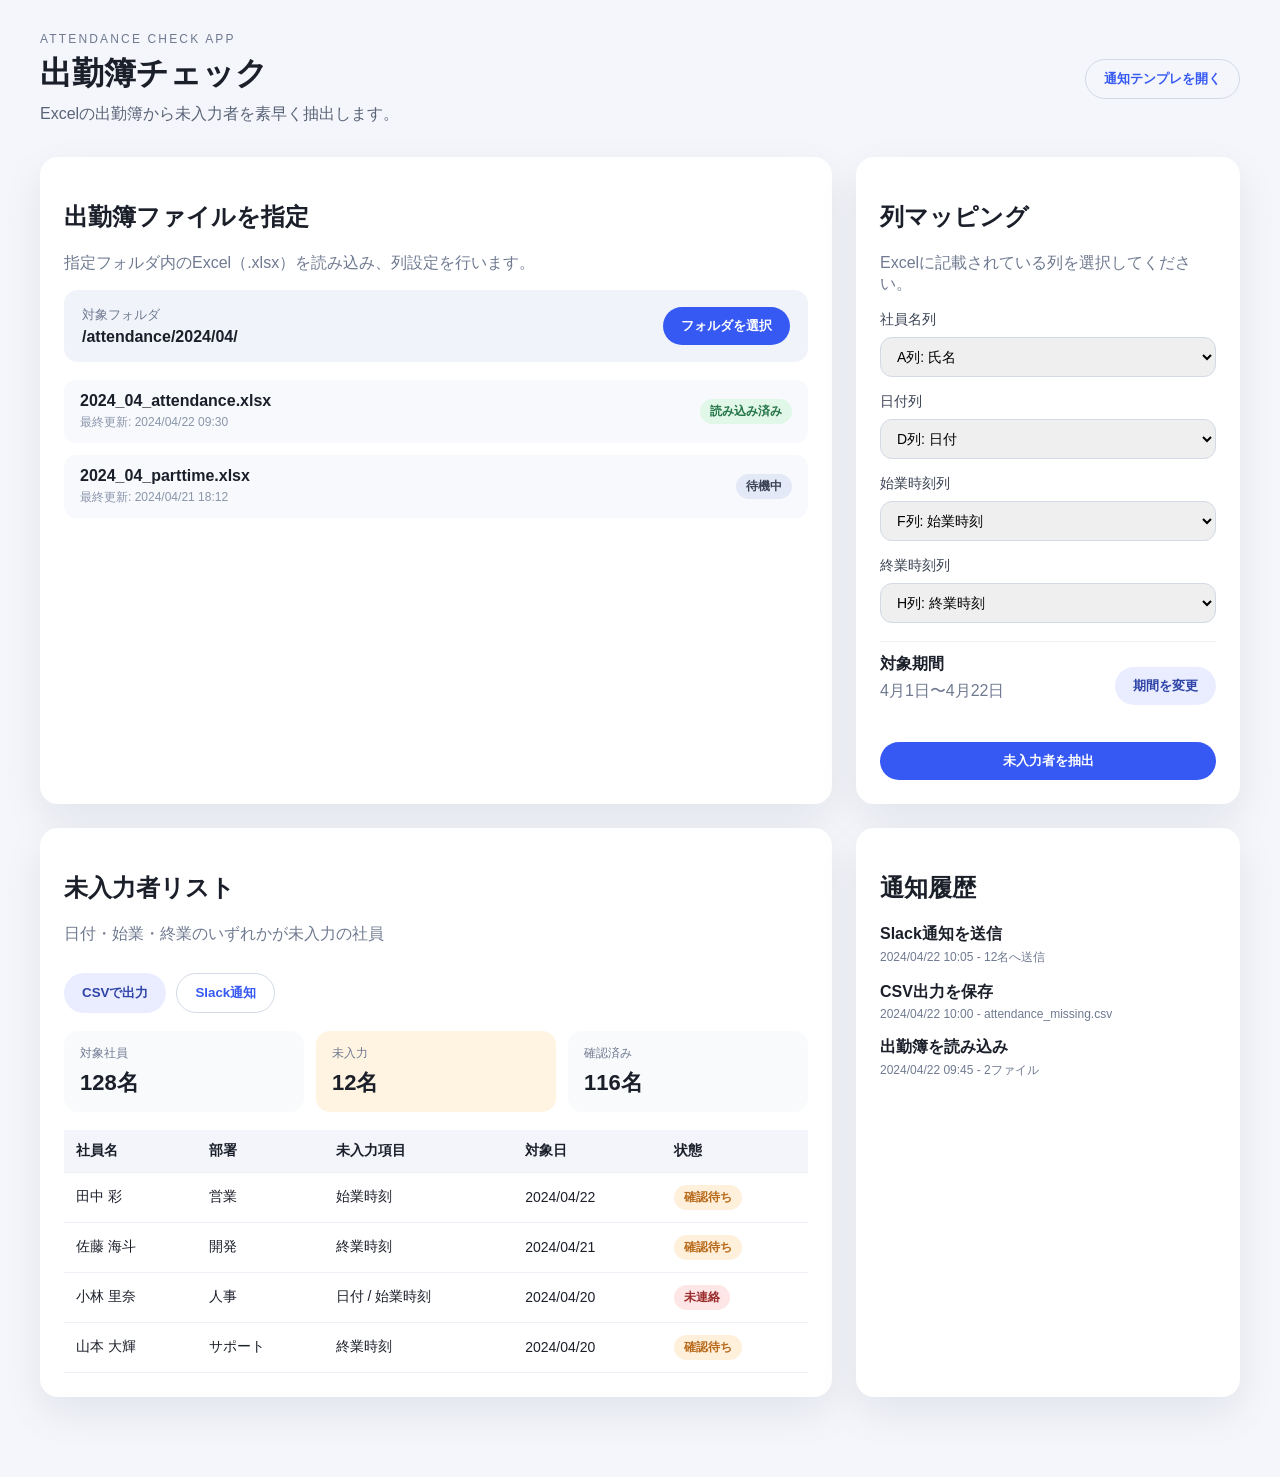
<file: index.html>
<!DOCTYPE html>
<html lang="ja">
  <head>
    <meta charset="UTF-8" />
    <meta name="viewport" content="width=device-width, initial-scale=1.0" />
    <title>出勤簿チェック - モックアップ</title>
    <link rel="stylesheet" href="styles.css" />
  </head>
  <body>
    <header class="app-header">
      <div>
        <p class="eyebrow">Attendance Check App</p>
        <h1>出勤簿チェック</h1>
        <p class="subtitle">Excelの出勤簿から未入力者を素早く抽出します。</p>
      </div>
      <button class="ghost-button" type="button">通知テンプレを開く</button>
    </header>

    <main class="layout">
      <section class="card upload-card">
        <h2>出勤簿ファイルを指定</h2>
        <p class="muted">指定フォルダ内のExcel（.xlsx）を読み込み、列設定を行います。</p>
        <div class="upload-box">
          <div>
            <p class="upload-title">対象フォルダ</p>
            <p class="upload-path">/attendance/2024/04/</p>
          </div>
          <button class="primary-button" type="button">フォルダを選択</button>
        </div>
        <div class="file-list">
          <div class="file-item">
            <div>
              <p class="file-name">2024_04_attendance.xlsx</p>
              <p class="file-meta">最終更新: 2024/04/22 09:30</p>
            </div>
            <span class="chip success">読み込み済み</span>
          </div>
          <div class="file-item">
            <div>
              <p class="file-name">2024_04_parttime.xlsx</p>
              <p class="file-meta">最終更新: 2024/04/21 18:12</p>
            </div>
            <span class="chip">待機中</span>
          </div>
        </div>
      </section>

      <section class="card settings-card">
        <h2>列マッピング</h2>
        <p class="muted">Excelに記載されている列を選択してください。</p>
        <div class="form-grid">
          <label>
            社員名列
            <select>
              <option>A列: 氏名</option>
              <option>B列: 社員ID</option>
              <option>C列: 部署</option>
            </select>
          </label>
          <label>
            日付列
            <select>
              <option>D列: 日付</option>
              <option>E列: 日付</option>
            </select>
          </label>
          <label>
            始業時刻列
            <select>
              <option>F列: 始業時刻</option>
              <option>G列: 始業時刻</option>
            </select>
          </label>
          <label>
            終業時刻列
            <select>
              <option>H列: 終業時刻</option>
              <option>I列: 終業時刻</option>
            </select>
          </label>
        </div>
        <div class="toggle-row">
          <div>
            <p class="toggle-title">対象期間</p>
            <p class="muted">4月1日〜4月22日</p>
          </div>
          <button class="secondary-button" type="button">期間を変更</button>
        </div>
        <button class="primary-button full" type="button">未入力者を抽出</button>
      </section>

      <section class="card result-card">
        <div class="result-header">
          <div>
            <h2>未入力者リスト</h2>
            <p class="muted">日付・始業・終業のいずれかが未入力の社員</p>
          </div>
          <div class="result-actions">
            <button class="secondary-button" type="button">CSVで出力</button>
            <button class="ghost-button" type="button">Slack通知</button>
          </div>
        </div>
        <div class="summary-row">
          <div class="summary-card">
            <p class="summary-title">対象社員</p>
            <p class="summary-value">128名</p>
          </div>
          <div class="summary-card warning">
            <p class="summary-title">未入力</p>
            <p class="summary-value">12名</p>
          </div>
          <div class="summary-card">
            <p class="summary-title">確認済み</p>
            <p class="summary-value">116名</p>
          </div>
        </div>
        <table>
          <thead>
            <tr>
              <th>社員名</th>
              <th>部署</th>
              <th>未入力項目</th>
              <th>対象日</th>
              <th>状態</th>
            </tr>
          </thead>
          <tbody>
            <tr>
              <td>田中 彩</td>
              <td>営業</td>
              <td>始業時刻</td>
              <td>2024/04/22</td>
              <td><span class="chip warning">確認待ち</span></td>
            </tr>
            <tr>
              <td>佐藤 海斗</td>
              <td>開発</td>
              <td>終業時刻</td>
              <td>2024/04/21</td>
              <td><span class="chip warning">確認待ち</span></td>
            </tr>
            <tr>
              <td>小林 里奈</td>
              <td>人事</td>
              <td>日付 / 始業時刻</td>
              <td>2024/04/20</td>
              <td><span class="chip danger">未連絡</span></td>
            </tr>
            <tr>
              <td>山本 大輝</td>
              <td>サポート</td>
              <td>終業時刻</td>
              <td>2024/04/20</td>
              <td><span class="chip warning">確認待ち</span></td>
            </tr>
          </tbody>
        </table>
      </section>

      <section class="card activity-card">
        <h2>通知履歴</h2>
        <ul class="timeline">
          <li>
            <p class="timeline-title">Slack通知を送信</p>
            <p class="timeline-meta">2024/04/22 10:05 - 12名へ送信</p>
          </li>
          <li>
            <p class="timeline-title">CSV出力を保存</p>
            <p class="timeline-meta">2024/04/22 10:00 - attendance_missing.csv</p>
          </li>
          <li>
            <p class="timeline-title">出勤簿を読み込み</p>
            <p class="timeline-meta">2024/04/22 09:45 - 2ファイル</p>
          </li>
        </ul>
      </section>
    </main>
  </body>
</html>
</file>
<file: styles.css>
:root {
  color-scheme: light;
  font-family: "Noto Sans JP", "Hiragino Kaku Gothic ProN", "Yu Gothic", sans-serif;
  background: #f4f6fb;
  color: #1b1f2a;
}

* {
  box-sizing: border-box;
}

body {
  margin: 0;
  padding: 32px 40px 80px;
  background: #f4f6fb;
}

.app-header {
  display: flex;
  justify-content: space-between;
  align-items: center;
  gap: 24px;
  margin-bottom: 32px;
}

.eyebrow {
  margin: 0;
  font-size: 12px;
  letter-spacing: 0.18em;
  text-transform: uppercase;
  color: #6f7a91;
}

h1 {
  margin: 6px 0 8px;
  font-size: 32px;
}

.subtitle {
  margin: 0;
  color: #5a6478;
}

.layout {
  display: grid;
  grid-template-columns: repeat(auto-fit, minmax(320px, 1fr));
  gap: 24px;
}

.card {
  background: #fff;
  border-radius: 18px;
  padding: 24px;
  box-shadow: 0 16px 40px rgba(17, 26, 56, 0.08);
}

.upload-card,
.result-card {
  grid-column: span 2;
}

.muted {
  color: #6f7a91;
  margin: 6px 0 16px;
}

.upload-box {
  display: flex;
  align-items: center;
  justify-content: space-between;
  background: #f0f3fa;
  border-radius: 14px;
  padding: 16px 18px;
  margin-bottom: 18px;
}

.upload-title {
  margin: 0 0 4px;
  font-size: 13px;
  color: #6f7a91;
}

.upload-path {
  margin: 0;
  font-weight: 600;
}

.file-list {
  display: grid;
  gap: 12px;
}

.file-item {
  display: flex;
  align-items: center;
  justify-content: space-between;
  background: #f7f9fc;
  border-radius: 12px;
  padding: 12px 16px;
}

.file-name {
  margin: 0 0 4px;
  font-weight: 600;
}

.file-meta {
  margin: 0;
  color: #8a95aa;
  font-size: 12px;
}

.form-grid {
  display: grid;
  gap: 16px;
  grid-template-columns: repeat(auto-fit, minmax(200px, 1fr));
}

label {
  display: grid;
  gap: 8px;
  font-size: 14px;
  color: #3a4253;
}

select {
  border-radius: 12px;
  border: 1px solid #d3d9e6;
  padding: 10px 12px;
  font-size: 14px;
}

.toggle-row {
  margin-top: 18px;
  display: flex;
  align-items: center;
  justify-content: space-between;
  gap: 16px;
  padding: 12px 0 6px;
  border-top: 1px solid #eef1f6;
}

.toggle-title {
  margin: 0 0 4px;
  font-weight: 600;
}

.primary-button,
.secondary-button,
.ghost-button {
  border: none;
  border-radius: 999px;
  padding: 10px 18px;
  font-weight: 600;
  cursor: pointer;
}

.primary-button {
  background: #3659f3;
  color: #fff;
}

.secondary-button {
  background: #e9edff;
  color: #2f44a7;
}

.ghost-button {
  background: transparent;
  color: #3659f3;
  border: 1px solid #d3d9e6;
}

.primary-button.full {
  width: 100%;
  margin-top: 18px;
}

.result-header {
  display: flex;
  flex-direction: column;
  gap: 12px;
}

.result-actions {
  display: flex;
  gap: 10px;
  flex-wrap: wrap;
}

.summary-row {
  display: grid;
  grid-template-columns: repeat(auto-fit, minmax(150px, 1fr));
  gap: 12px;
  margin: 18px 0;
}

.summary-card {
  background: #f8fafc;
  border-radius: 14px;
  padding: 14px 16px;
}

.summary-card.warning {
  background: #fff3e2;
}

.summary-title {
  margin: 0 0 6px;
  color: #6f7a91;
  font-size: 12px;
}

.summary-value {
  margin: 0;
  font-size: 22px;
  font-weight: 700;
}

table {
  width: 100%;
  border-collapse: collapse;
  font-size: 14px;
}

thead {
  text-align: left;
  background: #f3f5fb;
}

th,
td {
  padding: 12px;
  border-bottom: 1px solid #edf0f6;
}

.chip {
  display: inline-flex;
  align-items: center;
  padding: 4px 10px;
  border-radius: 999px;
  background: #e4e9f7;
  color: #3a4253;
  font-size: 12px;
  font-weight: 600;
}

.chip.success {
  background: #e1f7e8;
  color: #237447;
}

.chip.warning {
  background: #fff0dc;
  color: #b86a1a;
}

.chip.danger {
  background: #ffe6e6;
  color: #9a2c2c;
}

.timeline {
  list-style: none;
  padding: 0;
  margin: 0;
  display: grid;
  gap: 16px;
}

.timeline-title {
  margin: 0 0 4px;
  font-weight: 600;
}

.timeline-meta {
  margin: 0;
  color: #6f7a91;
  font-size: 12px;
}

@media (max-width: 900px) {
  body {
    padding: 24px;
  }

  .app-header {
    flex-direction: column;
    align-items: flex-start;
  }

  .upload-card,
  .result-card {
    grid-column: span 1;
  }
}
</file>
